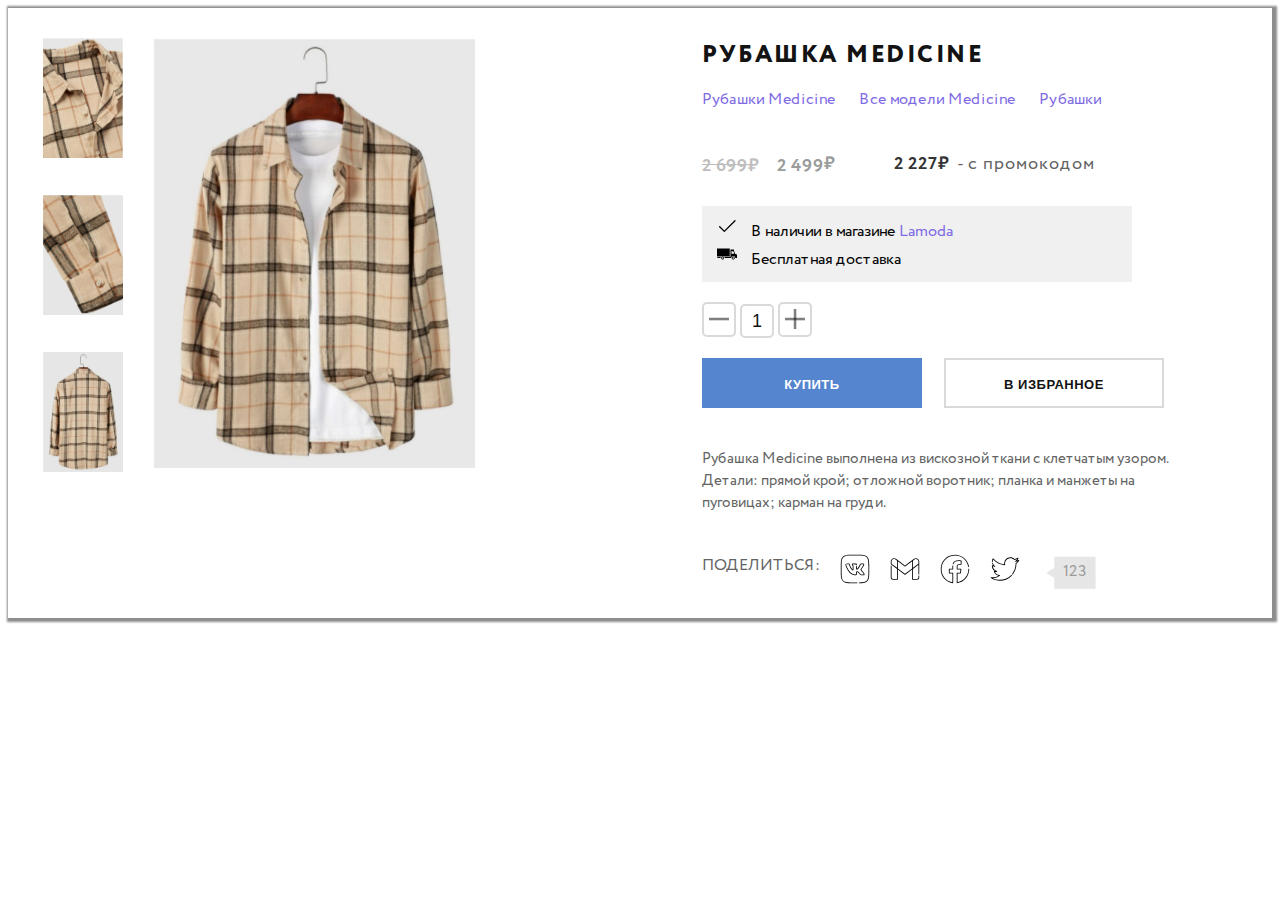
<file: Block №2 HTML+CSS + JS/index.html>
<!DOCTYPE html>
<html lang="ru">
    <head>
        <meta charset="utf-8">
        <meta name="viewport" content="width=device-width, initial-scale=1">
        <link rel="stylesheet" href="css/style.css">
        <link rel="stylesheet" href="font/stylesheet.css">


        <title>Страница товара</title>
    </head>

    <body>
        <script src="js/skript.js"></script>
        <script src="https://cdnjs.cloudflare.com/ajax/libs/jquery/3.3.1/jquery.min.js"></script>
        <script src="js/notify.js"></script>
        
        <div class="layout">
            <div class="product">
                <div class="product__preview">
                    <div class="preview-left">
                        <img src="img/reversal.jpg" class="foto-left" alt="Воротник рубашки">
                        <img src="img/sleeve.jpg" class="foto-left" alt="Манжеты рубашки">
                        <img src="img/back.jpg" class="foto-left" alt="Спина рубашки">
                    </div>
                    <div class="preview-center">
                        <img src="img/face.jpg" class="foto" alt="Рубашка">
                    </div>
                </div>

                <div class="product__description">
                    <h2 class="product__title">Рубашка medicine</h2>
                    <div class="product__categories">
                        <a href="#">Рубашки Medicine</a>
                        <a href="#">Все модели Medicine</a>
                        <a href="#">Рубашки</a>
                    </div>
                    <div class="product__price">
                        <div class="product__price-actual">
                            <span class="product__price-old price">2 699</span>
                            <span class="product__price-current price">2 499
                            </span>
                        </div>
                        <div class="product__price-discount">
                            <span class="product__price-discount price">2 227</span>
                            <span class="product__price-discount-text"> - с промокодом</span>
                        </div>
                    </div>
                    <div class="product__info">
                        <img src="img/yes.svg" width="20" alt="Есть в наличии">
                        <span>В наличии в магазине <a href="#">Lamoda</a> </span>
                        <br>
                        <img src="img/car.svg" width="20" alt="Доставка">
                        <span>Бесплатная доставка</span>
                    </div>

                    <div class="product__button_quantity">
                        <div class="quantity-block">
                            <button class="quantity-arrow-minus quantity-arrow"> 
                                <img src="img/minus.png" alt="" width="20">
                            </button>
                            <input class="quantity-num" type="number" value="1" />
                            <button class="quantity-arrow-plus quantity-arrow">
                                <img src="img/plus.png" alt="" width="20">
                            </button>
                          </div>
                      </div>

                    <div class="product__actions">
                        <button class="custom-btn custom-btn-blue" onclick="onClickButton()">Купить</button>
                        <button class="custom-btn">В избранное</button>
                    </div>

                    <div class="product__text">
                        <p> Рубашка Medicine выполнена из вискозной ткани с клетчатым узором. <br>
                            Детали: прямой крой; отложной воротник; планка и манжеты на
                            пуговицах; карман на груди.
                        </p>
                    </div>
                    <div class="product__share">
                        <span class="product__share-title">Поделиться: </span>
                        <div class="product__share-list">
                            <a href="#"><img src="img/vk.svg" alt="VK" width="30"></a>
                            <a href="#"><img src="img/google.svg" alt="google" width="30"></a>
                            <a href="#"><img src="img/facebook.svg" alt="facebook" width="30"></a>
                            <a href="#"><img src="img/twitter.svg" alt="twitter" width="30"></a>
                        </div>
                        <div class="product__share-count">
                            <img src="img/notification.png" alt="Количество уведомлений" width="60">
                        </div>
                    </div>

                </div>
            </div>
        </div>
        <script>
            $(function() {

            (function quantityProducts() {
            var $quantityArrowMinus = $(".quantity-arrow-minus");
            var $quantityArrowPlus = $(".quantity-arrow-plus");
            var $quantityNum = $(".quantity-num");

            $quantityArrowMinus.click(quantityMinus);
            $quantityArrowPlus.click(quantityPlus);

            function quantityMinus() {
            if ($quantityNum.val() > 1) {
            $quantityNum.val(+$quantityNum.val() - 1);
            }
            }

            function quantityPlus() {
            $quantityNum.val(+$quantityNum.val() + 1);
            }
            })();

            });
        </script>
    </body>
</html>
</file>
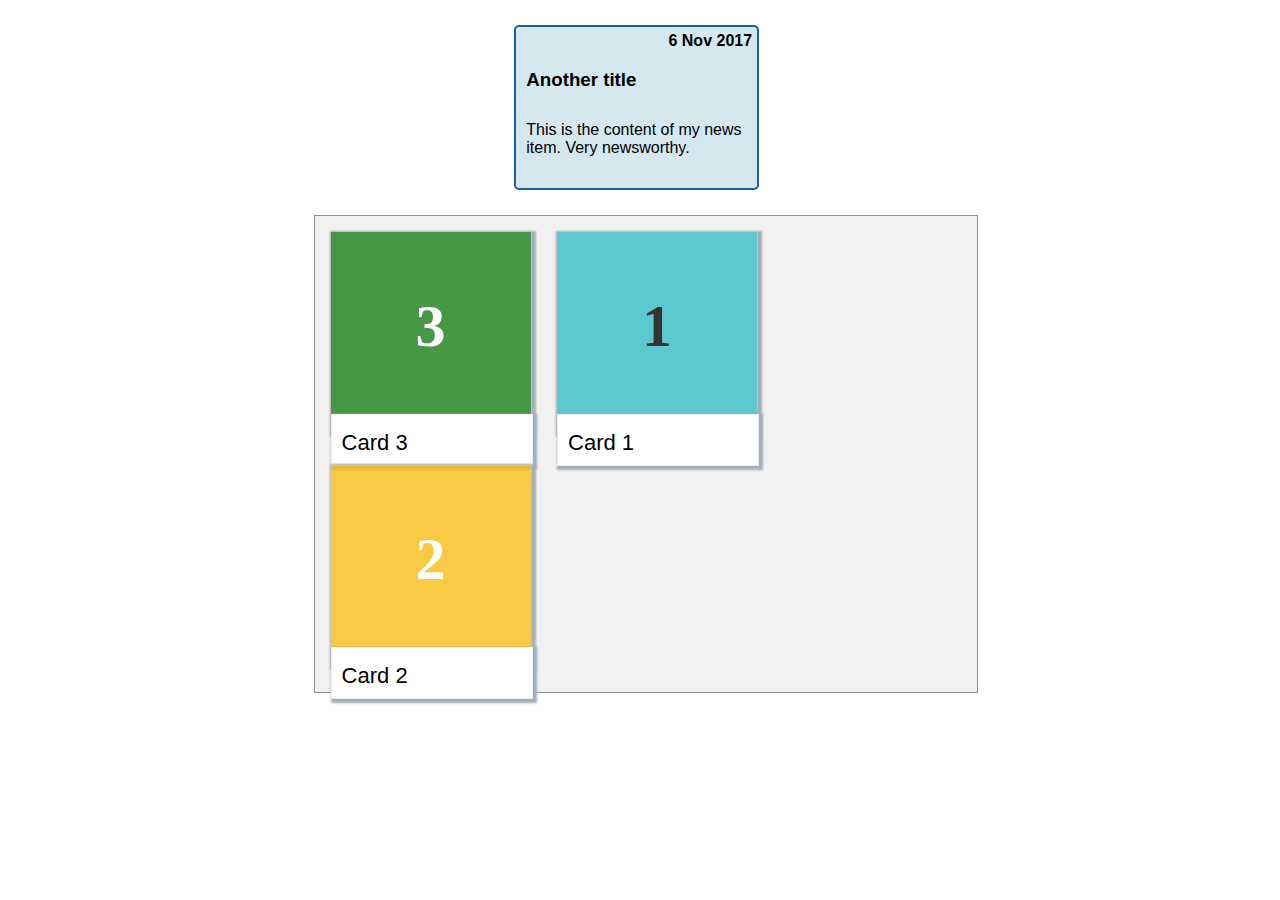
<file: Задание №4 - Карточки товара/index.html>
<!DOCTYPE html>
<html lang="ru">
<head>
	<meta charset="UTF-8">
	<meta name="viewport" content="width=device-width, initial-scale=1.0">
	<link rel="stylesheet" href="style.css">
    <title>Задание №4</title>
</head>
<body>
<div class="info">
    <time datetime="2017-11-06"> 6 Nov 2017 </time>
    <h3>Another title</h3>
    <p>This is the content of my news  
        item. Very newsworthy.
    </p>
</div>
<div class="table">
        <div class="card-1">
            <p>3</p>
            <div class="sp">
                <span>Card 3</span>
            </div>
        </div>
        <div class="card-2">
            <p>1</p>
            <div class="sp">
                <span>Card 1</span>
            </div>
        </div>
        <div class="card-3">
            <p>2</p>
            <div class="sp">
                <span>Card 2</span>
            </div>
        </div>
</div>
</body>
</html>
</file>
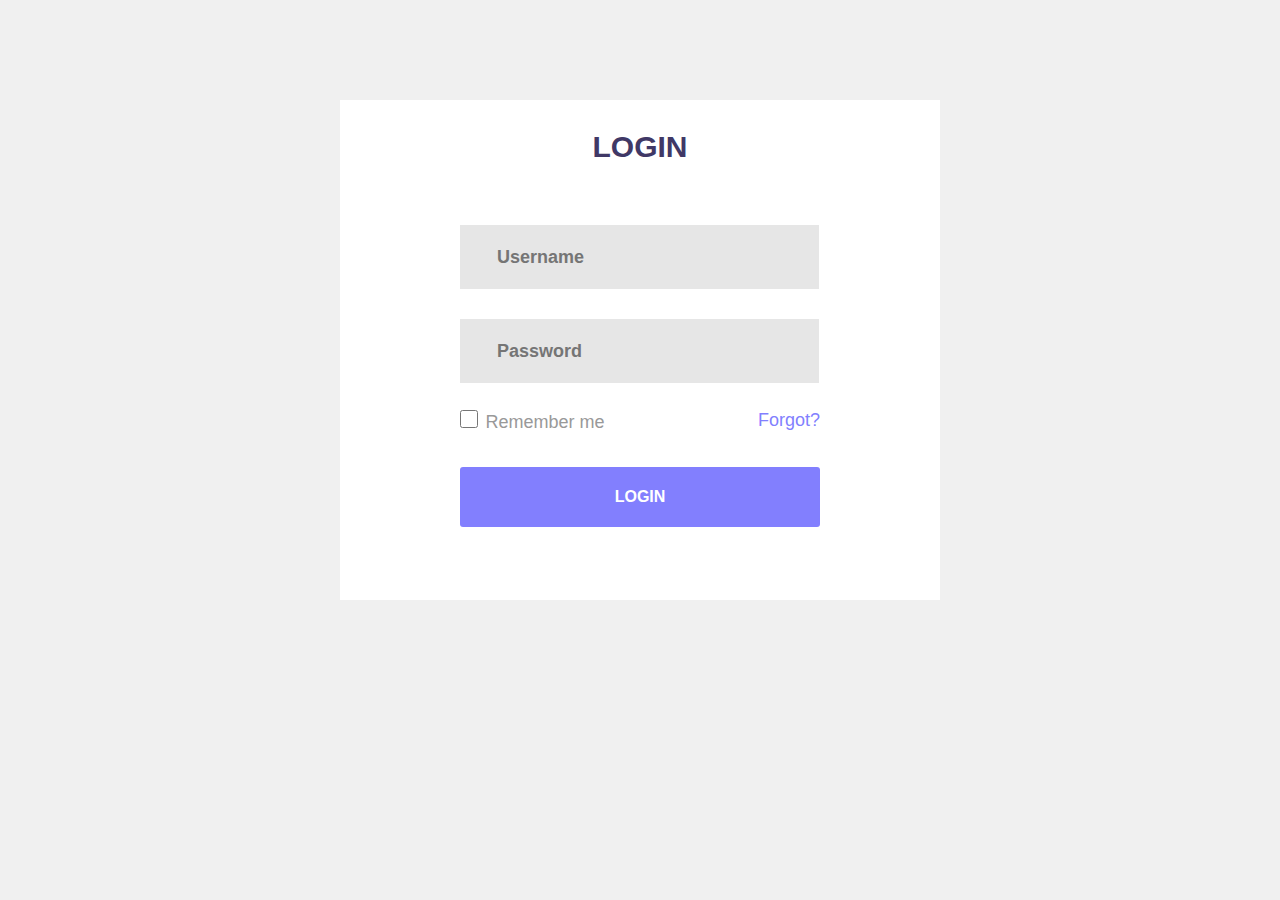
<file: Задание №3 - Форма_2/Форма - 1/index.html>
<!DOCTYPE html>
<html lang="en">
<head>
	<meta charset="UTF-8">
	<meta name="viewport" content="width=device-width, initial-scale=1.0">
	<link rel="stylesheet" href="style.css">
    <title>Задача №1</title>
</head>
<body>
	<div class="window">
        <p><b>Login</b></p>
        <form action="#" method="#" class="form">
            <div class="name">
                <input type="text" name="name" id="name" placeholder="Username" required>
            </div>
            <div class="password">
                <input type="password" placeholder="Password" required>
            </div>
            <input type="checkbox" class="checkbox" id="checked">
            <label for="checked"> Remember me</label>
            
            <span><a href="#">Forgot?</a></span> 

            <p><input type="submit" value="Login"></p>
        </form>
    </div>
</body>
</html>
</file>
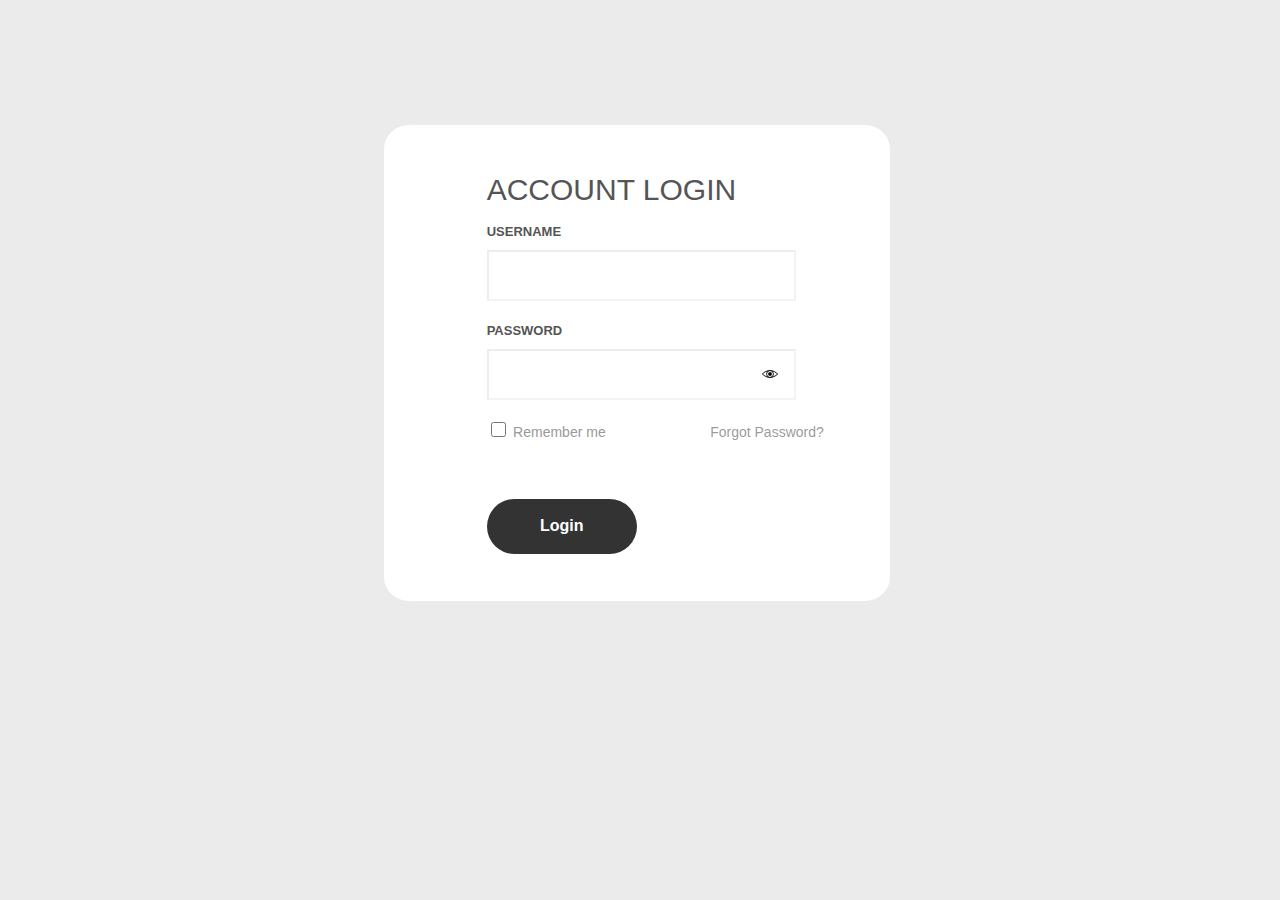
<file: Задание №3 - Форма_2/Форма - 20/index.html>
<!DOCTYPE html>
<html lang="en">
<head>
	<meta charset="UTF-8">
	<meta name="viewport" content="width=device-width, initial-scale=1.0">
	<link rel="stylesheet" href="style.css">
    <title>Задача №20</title>
</head>
<body>
	<div class="window">
        
        <form action="#" method="#" class="form">
            <p>Account login</p>
            <div class="name">
                <label for="name" class="log">username</label>
                <br>
                <input type="text" name="name" id="name" required>
            </div>
            <div class="password">
                <label for="pass" class="log">password</label>
                <br>
                <input type="password" id="pass" required>
                <a href="#" class="password-contr"></a>
            </div>
            <div class="inf">
                <input type="checkbox" class="checkbox" id="checked" name="password">
                <label for="checked"> Remember me</label>
                
                <a href="#"><pre>Forgot Password?</pre></a>
            </div>
            <p><input type="submit" value="Login"></p>
        </form>
    </div>
</body>
</html>
</file>
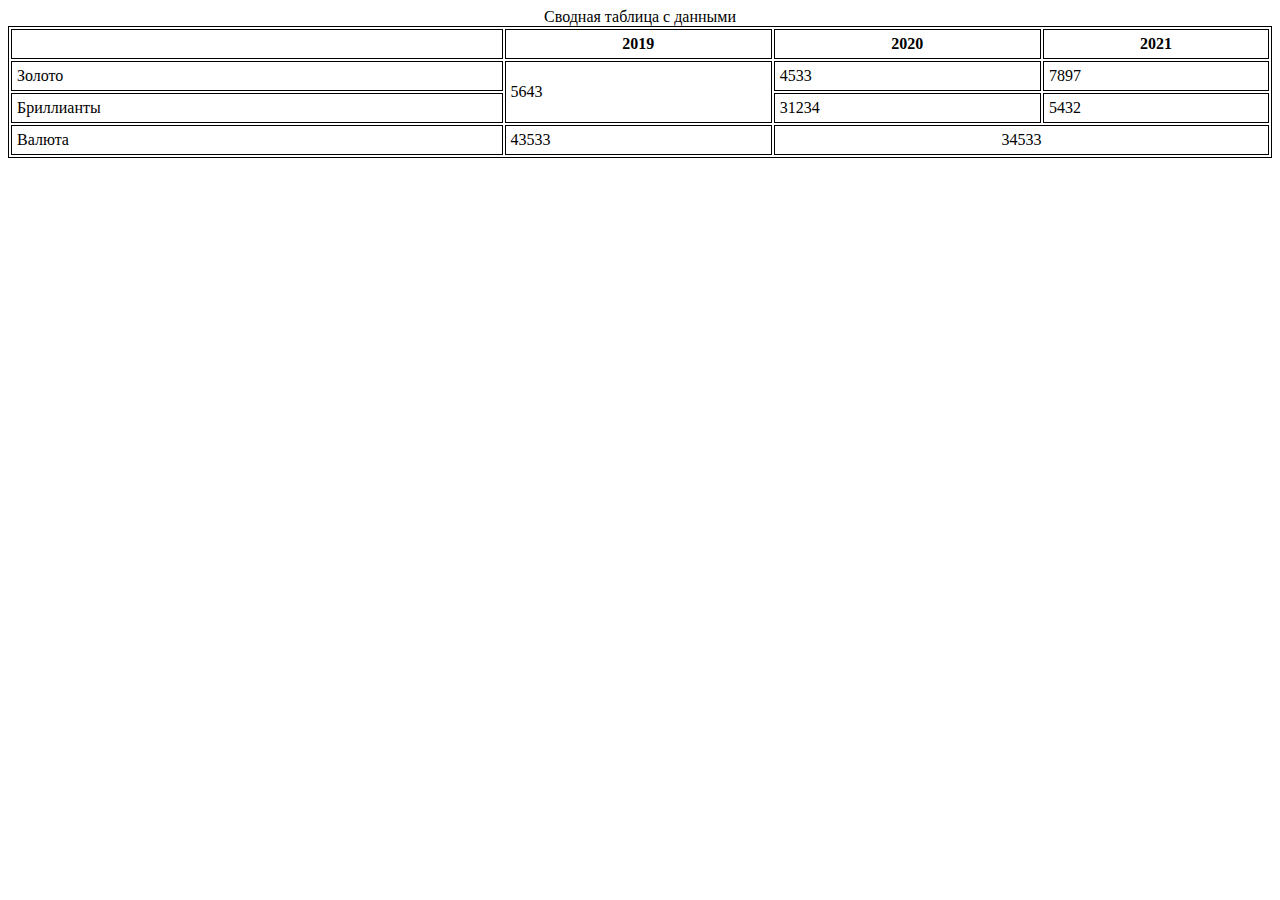
<file: Задание №1 - Таблица/table.html>
<!DOCTYPE html>
<html lang="ru">
    <head>
        <meta charset="utf-8">
        <meta name="viewport" content="width=device-width, initial-scale=1.0">
        <link rel="stylesheet" href="table.css">
        <title>Задание №1 - Таблица</title>
    </head>

    <body>
        <span>Сводная таблица с данными</span>
        <table class="table">
            <thead>
                <tr>
                    <th> </th>
                    <th>2019</th>
                    <th>2020</th>
                    <th>2021</th>
                </tr>
            </thead>
            <tbody>
                <tr>
                    <td>Золото</td>
                    <td rowspan="2">5643</td>
                    <td>4533</td>
                    <td>7897</td>
                </tr>
                <tr>
                    <td> Бриллианты</td>
                    <td>31234</td>
                    <td>5432</td>
                </tr>
                <tr>
                    <td>Валюта</td>
                    <td>43533</td>
                    <td colspan="2" class="centre">34533</td>
                </tr>
            </tbody>
        </table>
    </body>
</html>
</file>
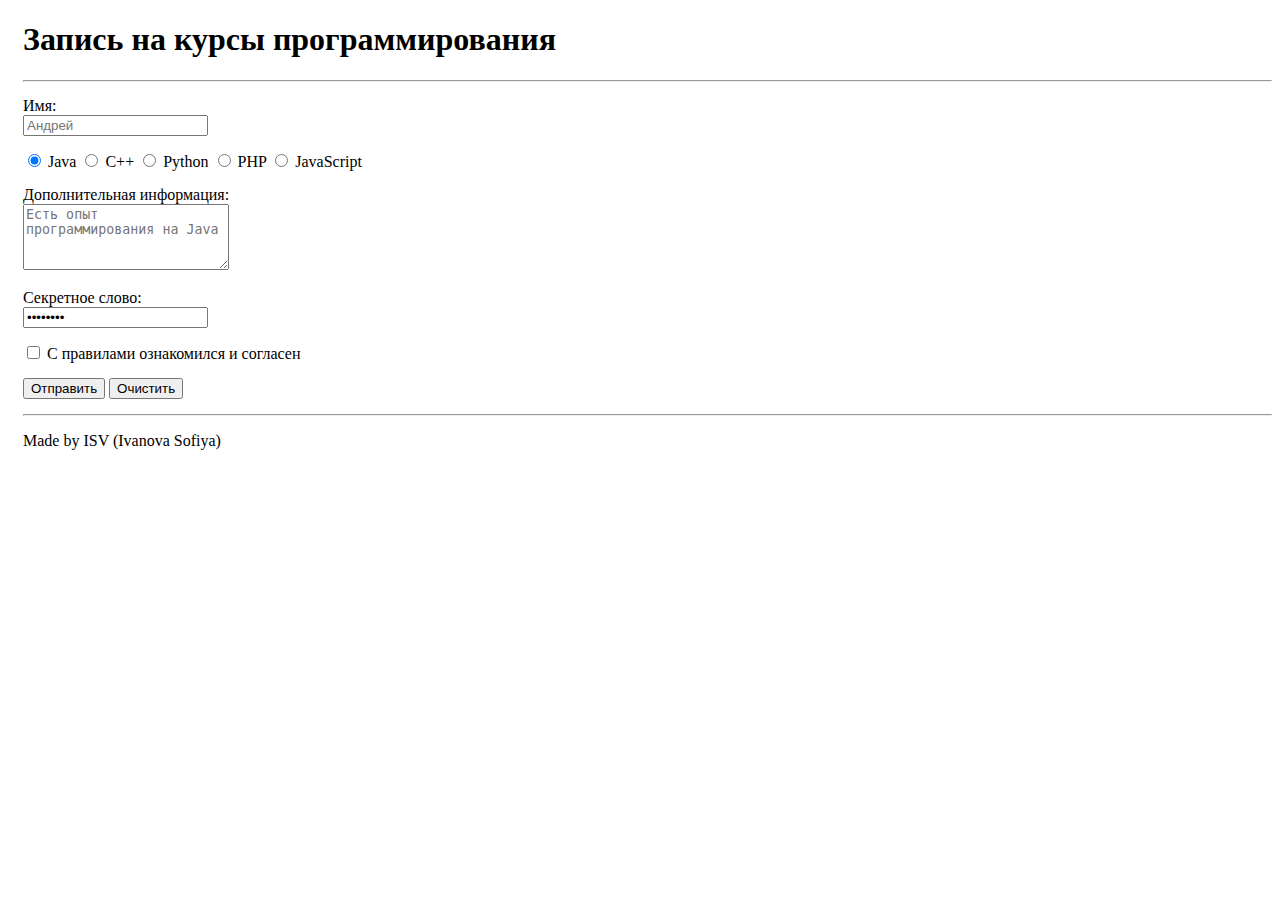
<file: Задание №2 - Форма_1/form.html>
<!DOCTYPE html>
<html lang="ru">
<head>
	<meta charset="UTF-8">
	<meta name="viewport" content="width=device-width, initial-scale=1.0">
	<link rel="stylesheet" href="form.css">
    <title>Задание №2 - форма</title>
</head>
<body>
    <div class="header">
	    <h1>Запись на курсы программирования</h1>
    </div>  

    <hr>

    <form action="#" class="form" method="#">
        <div class="name">
            <label for="name"> Имя: </label>
            <br>
            <input type="text" name="name" id="name" 
                placeholder="Андрей" required>
        </div>

        <div class="radio">
            <input type="radio" id="lang-java" name="lang" value="java" checked>
            <label for="lang-java"> Java </label>

            <input type="radio" id="lang-c" name="lang" value="c">
            <label for="lang-c"> C++ </label>

            <input type="radio" id="lang-python" name="lang" value="python">
            <label for="lang-python"> Python </label>

            <input type="radio" id="lang-php" name="lang" value="php">
            <label for="lang-php"> PHP </label>

            <input type="radio" id="lang-JS" name="lang" value="JS">
            <label for="lang-JS"> JavaScript </label>
        </div>

        <div class="add-info">
            <label for="AI"> Дополнительная информация: </label>
            <br>
            <textarea name="textarea" id="AI" cols="23" rows="4" 
            placeholder="Есть опыт программирования на Java"></textarea>
        </div>

        <div class="secret-word">
            <label for="secret-word"> Секретное слово: </label>
            <br>
            <input id="secret-word" type="password" value="12345678" required>
        </div>

        <div class="checked">
            <input type="checkbox" id="checked" required>
            <label for="checked"> С правилами ознакомился и согласен</label> 
        </div>

        <div class="button">
            <input type="submit" value="Отправить">
            <input type="submit" value="Очистить">
        </div>
        <hr>
        <p>Made by ISV (Ivanova Sofiya)</p>
    </form>
</body>
</html>
</file>
<file: Block №2 HTML+CSS + JS/css/style.css>
body{
font-family: Circe;
font-size: 16px;
}
.product__title{
    text-transform: uppercase;
    font-weight: 900;
    letter-spacing: 2.5px;
    font-size: 24px;
    color: #131313;
    margin: 0px;
}
.layout{
    max-width: 1160px;
    padding: 30px 70px 25px 35px;
    margin: 0 auto;
    box-shadow: 2px 1px 2px 3px rgb(141, 141, 141);
}
.product{
    display: flex;
    justify-content: space-between;
}
.foto{
    max-width: 330px;
    min-width: 130;
    max-height: 430px;
    min-height: 230px;
}
.foto-left{
    width: 80px;
    height: 120px;
    transition: 1s;
}
.foto-left:not(:last-child){
    margin-bottom: 30px;
}
.foto-left:hover {
    transform: scale(2);
}   
.preview-left{
    position: relative;
    display: block;
    float: left;
    width: 80px;
}
.preview-center{
    display: block;
    float: left;
    width: 350px;
    height: 400px;
    margin-left: 30px;
}
.product__preview{
   width: 500px;
   justify-content: start;
}
.product__categories{
    margin-top: 15px;
}
.product__categories a{
    color: #806be5;
    letter-spacing: 0.15px;
    text-decoration: none;
}
.product__categories a:not(:last-child){
    margin-right: 20px;
}
.product__description{
    width: 500px;
}
.product__price{
    margin-top: 40px;
    display: flex;
}
.product__price-old{
    font-size: 18px;
    font-weight: 600;
    line-height: 30px;
    text-decoration: line-through;
    margin: 0 10px 0 0;
    color: #bfbebe;
}
.product__price-current{
    font-size: 18px;
    font-weight: 600;
    color: #9a9b9b;
    margin-left: 15px;
}
.product__price-discount{
    font-size: 18px;
    font-weight: 600;
    color: #333333;
    margin-left: 35px;
}
.product__price-discount-text{
    font-size: 18px;
    color: #636363;
    margin-left: 15px;
    font-weight: 400;
    letter-spacing: 1px;
}
.product__info{
    width: 80%;
    margin-top: 25px;
    background-color: #ecececce;
    padding: 10px 15px;
    line-height: 1.5;
}
.product__info span{
    margin-left: 10px;
}
.product__info a{
    text-decoration: none;
    color: #806be5;
}
.quantity-type{
    width: 20px;
    height: 20px;
}
.quantity-arrow{
    color: #131313;
    background-color: #ffffff;
    border: 2px solid #d9d9d9;
    border-radius: 5px;
    padding: 0 15px;
    height: 35px;
    line-height: 20px;
    font-size: 11px;
    font-weight: 500;
    width: 30px;
    font-size: 16px;
    margin-top: 20px;
}
.quantity-num{
    width: 30px;
    height: 30px;
    text-align: center;
    line-height: 30px;
    font-size: 18px;
    color: #131313;
    background-color: #ffffff;
    border: 2px solid #d9d9d9;
    border-radius: 5px;
    margin-top: 20px;
    padding: 0;
}
.quantity-arrow img{
    position: relative;
    right: 10px;
    top: 2px;
}

.custom-btn{
    display: inline-block;
    color: #131313;
    background-color: #ffffff;
    border: 2px solid #d9d9d9;
    padding: 0 15px;
    height: 50px;
    line-height: 50px;
    font-size: 13px;
    font-weight: 700;
    text-transform: uppercase;
    letter-spacing: 0.5px;
    min-width: 220px;
    margin-top: 20px;
}
.custom-btn-blue{
    background-color: #5585ce;
    color: #ffffff;
    border-color: #ffffff00;
}
.custom-btn + .custom-btn{
    margin-left: 18px;
}
.product__text{
    font-size: 15px;
    margin-top: 40px;
    color: #636363;
}
.product__share-title{
    font-size: 16px;
    text-transform: uppercase;
    color: #636363;
}
.product__share{
    display: flex;
    margin-top: 40px;
}
.product__share-list{
    display: flex;
}
.product__share-list img{
    margin-left: 20px;
    
}
.product__share-count{
    display: flex;
}
.price::after {
    content: "₽";
    display: inline-block;
    position: absolute;
}
.product__share-count::before{
    content: "123";
    color: #9a9b9b;
    position: relative;
    left: 43px;
    top: 6px;
}
button{
    cursor: pointer;
}

input::-webkit-outer-spin-button,
input::-webkit-inner-spin-button {
    -webkit-appearance: none;
    margin: 0;
}
</file>
<file: Block №2 HTML+CSS + JS/font/stylesheet.css>
/* This stylesheet generated by Transfonter (https://transfonter.org) on June 26, 2017 11:20 AM */

@font-face {
	font-family: 'Circe';
	src: url('Circe-Regular.eot');
	src: local('Circe'), local('Circe-Regular'),
		url('Circe-Regular.eot?#iefix') format('embedded-opentype'),
		url('Circe-Regular.woff') format('woff'),
		url('Circe-Regular.ttf') format('truetype');
	font-weight: normal;
	font-style: normal;
}

@font-face {
	font-family: 'Circe';
	src: url('Circe-ExtraLight.eot');
	src: local('Circe ExtraLight'), local('Circe-ExtraLight'),
		url('Circe-ExtraLight.eot?#iefix') format('embedded-opentype'),
		url('Circe-ExtraLight.woff') format('woff'),
		url('Circe-ExtraLight.ttf') format('truetype');
	font-weight: 200;
	font-style: normal;
}

@font-face {
	font-family: 'Circe';
	src: url('Circe-Thin.eot');
	src: local('Circe Thin'), local('Circe-Thin'),
		url('Circe-Thin.eot?#iefix') format('embedded-opentype'),
		url('Circe-Thin.woff') format('woff'),
		url('Circe-Thin.ttf') format('truetype');
	font-weight: 100;
	font-style: normal;
}

@font-face {
	font-family: 'Circe';
	src: url('Circe-Light.eot');
	src: local('Circe Light'), local('Circe-Light'),
		url('Circe-Light.eot?#iefix') format('embedded-opentype'),
		url('Circe-Light.woff') format('woff'),
		url('Circe-Light.ttf') format('truetype');
	font-weight: 300;
	font-style: normal;
}

@font-face {
	font-family: 'Circe';
	src: url('Circe-Bold.eot');
	src: local('Circe Bold'), local('Circe-Bold'),
		url('Circe-Bold.eot?#iefix') format('embedded-opentype'),
		url('Circe-Bold.woff') format('woff'),
		url('Circe-Bold.ttf') format('truetype');
	font-weight: bold;
	font-style: normal;
}

@font-face {
	font-family: 'Circe';
	src: url('Circe-ExtraBold.eot');
	src: local('Circe ExtraBold'), local('Circe-ExtraBold'),
		url('Circe-ExtraBold.eot?#iefix') format('embedded-opentype'),
		url('Circe-ExtraBold.woff') format('woff'),
		url('Circe-ExtraBold.ttf') format('truetype');
	font-weight: 800;
	font-style: normal;
}
</file>
<file: Задание №4 - Карточки товара/style.css>
body{
    width: 98%;
    font-family: Gill Sans, sans-serif;
    margin: 0;
    padding: 0;
}

.info{
    width: 18%;
    max-width: 25%;
    min-height: 30%;
    position: relative;
    left: 41%;
    border: 2px solid rgb(22, 97, 167);
    background-color: rgba(188, 216, 229, 0.623);
    border-radius: 5px;
    padding: 5px 5px 15px 10px;
    margin-top: 25px;
}
time{
    display: block;
    text-align: right;
    font-weight: 600;
}
h3{
    margin-bottom: 30px;
}
.info p{
    font-size: 16px;
    font-weight: 500;
}

.table{
    width: 52%;
    min-height: 300px;
    margin: 25px 25%;
    border: 1px solid rgb(143, 143, 143);
    background-color: rgba(233, 233, 233, 0.658);
    padding: 5px;
}
.card-1, .card-2, .card-3{
    display: inline-block;
    text-align: center;
    height: 200px;
    width: 200px;
    border: 1px solid rgb(192, 192, 192);
    box-shadow: 2px 2px 2px 2px rgb(164, 174, 185);
    margin: 10px 10px 0 10px;
}

.sp{
    display: inline-block;
    width: 100%;
    height: 50px;
    border: 1px solid rgba(189, 189, 189, 0.253);
    position: static;
    margin-top: -7px;
    box-shadow: 2px 2px 2px 2px rgb(164, 174, 185);
    background-color: rgb(255, 255, 255);

}
.card-1{
    background-color: rgb(70, 151, 70);
}
.card-2{
    background-color:rgba(61, 191, 201, 0.829);

}
.card-3{
    background-color:rgba(255, 187, 0, 0.719)
}
span{
    font-size: 22px;
    color: #000;
    display: block;
    text-align: left;
    padding: 5px 10px;
    margin: 10px 0px;

}
.card-1 p{
    font-size: 60px;
    font-family: Lucida Sans Unicode;
    font-weight: bold;
    color: white;
    position: relative;
}
.card-2 p{
    font-size: 60px;
    font-family: Lucida Sans Unicode;
    font-weight: bold;
    color: rgb(51, 51, 51);
    position: relative;
}
.card-3 p{
    font-size: 60px;
    font-family: Lucida Sans Unicode;
    font-weight: bold;
    color: white;
    position: relative;
}
</file>
<file: Задание №3 - Форма_2/Форма - 1/style.css>
body{
    background-color: rgba(211, 211, 211, 0.350);
    font-family: apple-system,BlinkMacSystemFont,"Segoe UI",Roboto,"Helvetica Neue",Arial,sans-serif;
    box-sizing: border-box;
}
b{
    
    text-transform: uppercase;
    display: block;
    text-align: center;
    font-size: 30px;
    padding: 30px;
    color: #403866;
}
input[type=text], input[type=password]{
    width: 300px;
    height: 60px;
    color: #403866;
    font-size: 18px;
    padding: 0 20px 0 35px;
    margin: 15px 120px;
    background-color: #e6e6e6;
    font-weight: bold;
    border-color: rgba(255, 255, 255, 0);
}
span{
    float: right;
    margin-right: 120px;
    margin-top: 12px;
}
a{
    text-decoration: none;
    color: #827ffe;
    font-size: 18px;
    
}
input[type=submit]{
    font-size: 16px;
    color: #fff;
    margin-left: 20%;
    margin-top: 3%;
    width: 360px;
    height: 60px;
    background-color: #827ffe;
    border-radius: 3px;
    border-color: rgba(255, 255, 255, 0);
    text-transform: uppercase;
    font-weight: bold;
}
.checkbox::hover{
    border: 2px solid red;
}
.checkbox{
    width: 18px;
    height: 18px;
    margin-left: 120px;
    margin-top: 12px;
    
}
.checkbox+label{
    color: #999999;
    font-size: 18px;
    cursor: pointer;
}
.window{
    width: 600px;
    height: 500px;
    background-color: white;
    margin: 100px auto;
}
</file>
<file: Задание №3 - Форма_2/Форма - 20/style.css>
body{
    width: 98%;
    height: 98%;
    background-color: #ebebeb;
    font-family: BlinkMacSystemFont,"Segoe UI",Roboto,"Helvetica Neue",Arial,sans-serif;
    box-sizing: border-box;
}
p{
    font-size: 30px;
    color: #555555;
    text-transform: uppercase;
    margin: 15% 10% 5% 0;
}
label{
    color: #999999;
    font-size: 14px;

}
.log{
    text-transform: uppercase;
    color: #555555;
    font-size: 13px;
    font-weight: 600;
}
img{
    position: relative;
    top: 50%;
    left: 50%
}
pre{
    font-family: BlinkMacSystemFont,"Segoe UI",Roboto,"Helvetica Neue",Arial,sans-serif;
}
.inf a{
    display: inline-block;
    position: relative;
    left: 100px;
    font-size: 14px;
    text-decoration: none;
    color: #5555559a;
    font-weight: 400;
}
input[type=text], input[type=password]{
    width: 100%;
    height: 45px;
    margin-top: 10px;
    margin-bottom: 20px;
    border-color: #55555511;
}
input[type=password]{
    margin-bottom: 10px;
}
input[type=checkbox]{
    width: 15px;
    height: 15px;
    border: #2c2c2c0a;
}
input[type=submit]{
    font-size: 16px;
    color: #fff;
    justify-content: center;
    align-items: center;
    padding: 0 20px;
    min-width: 150px;
    height: 55px;
    background-color: #333333;
    border-radius: 30px;
    font-weight: bold;
    border-color: #55555500;
    margin-bottom: 30px;
    display: inline-block;
}
.window{
    min-width: 40%;
    min-height: 50%;
    border: 2px solid rgba(0, 0, 0, 0);
    border-radius: 5%;
    margin: 10% 30%;
    background-color: white;
}
.form{
    margin: 0 20%;
    text-align: left;
}
.password{
    position: relative;;
}
.password-contr{
    position: absolute;
	top: 45px;
	right: 6px;
	display: inline-block;
	width: 20px;
	height: 20px;
	background: url(y.png) 0 0 no-repeat;
}
</file>
<file: Задание №1 - Таблица/table.css>
.table {
    width: 100%;
    border: 1px solid black;
}

.table th, td {
	border: 1px solid black;
    padding: 5px;
}
.centre{
    text-align: center;
}
span{
    display: block;
    text-align: center;
    font-size: 16px;
}
</file>
<file: Задание №2 - Форма_1/form.css>
hr, p{
    margin-left: 15px; 
}
.header{
    margin-left: 15px;
}
.name{
    margin: 15px;
}

.radio{
    margin: 15px;
}
.add-info{
    margin: 15px;
}
.secret-word{
    margin: 15px;
}
.checked{
    margin: 15px;
}
.button{
    margin: 15px;
}
</file>
